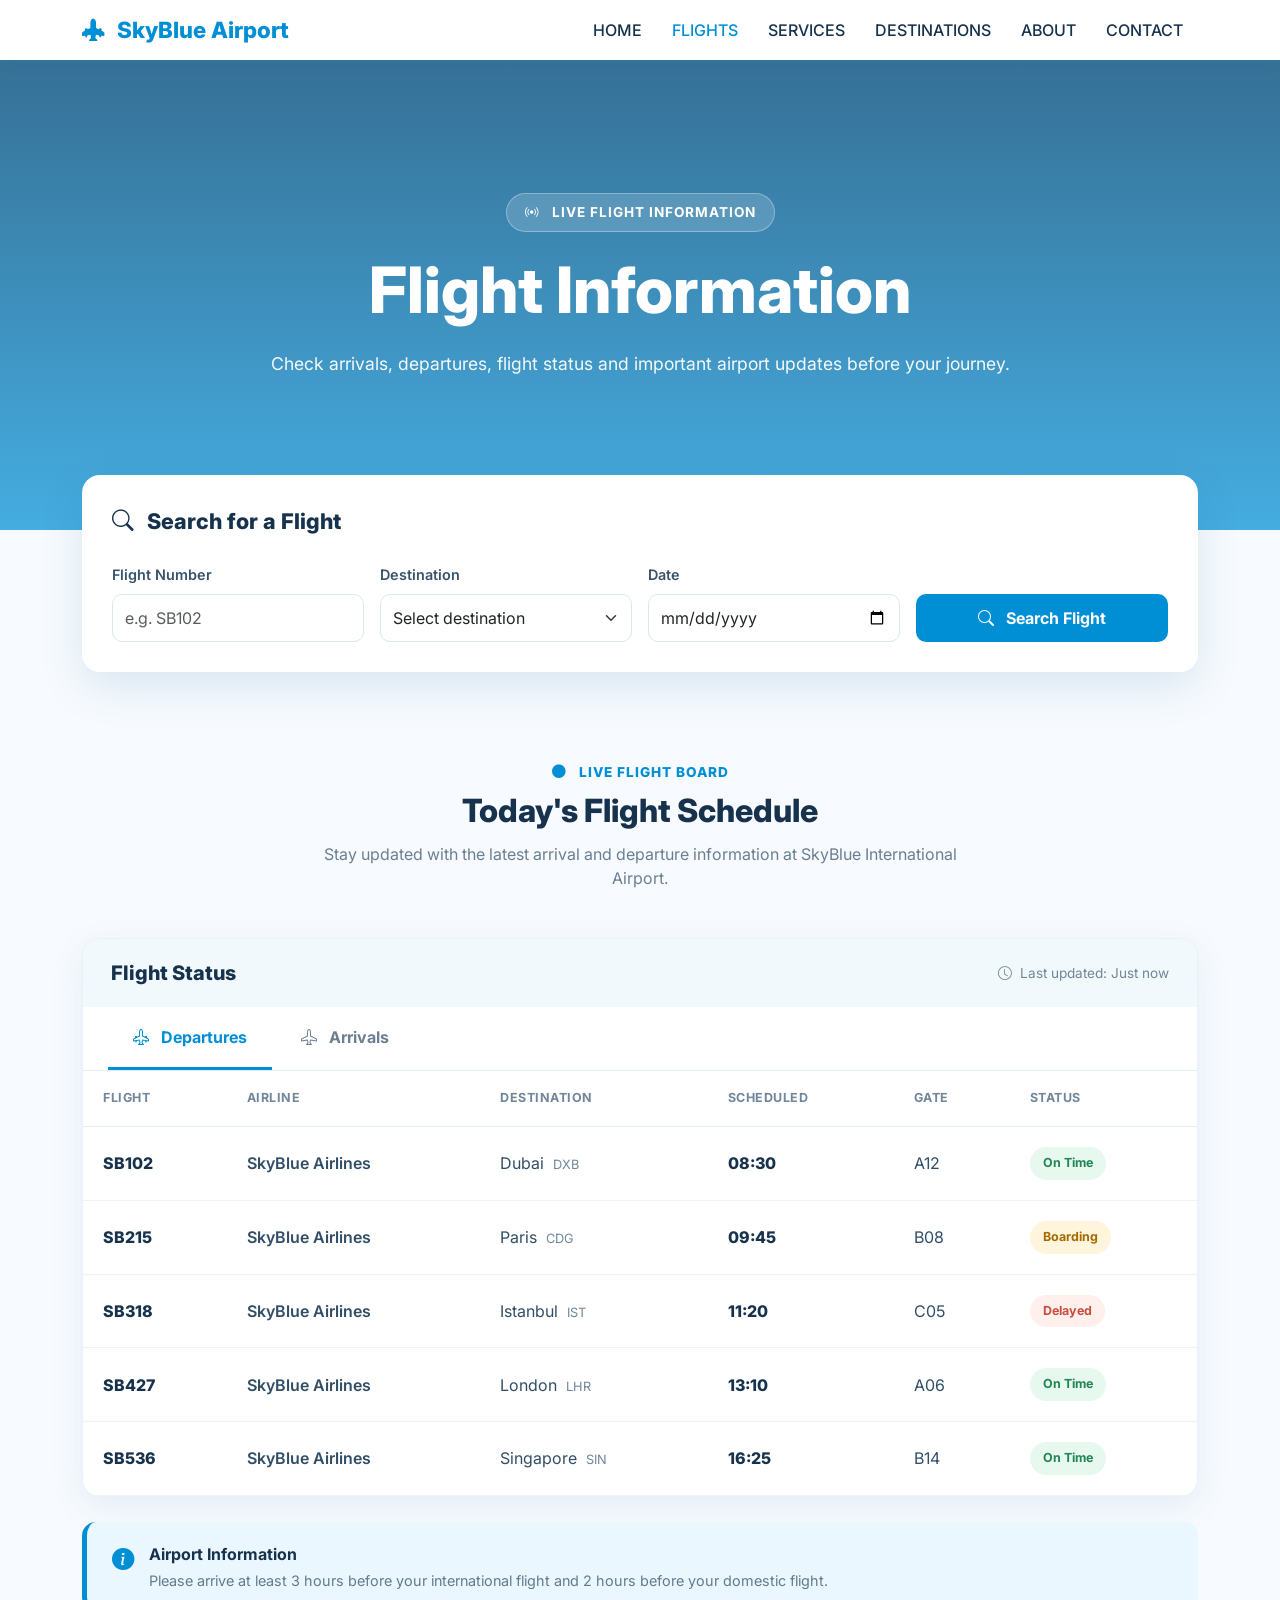
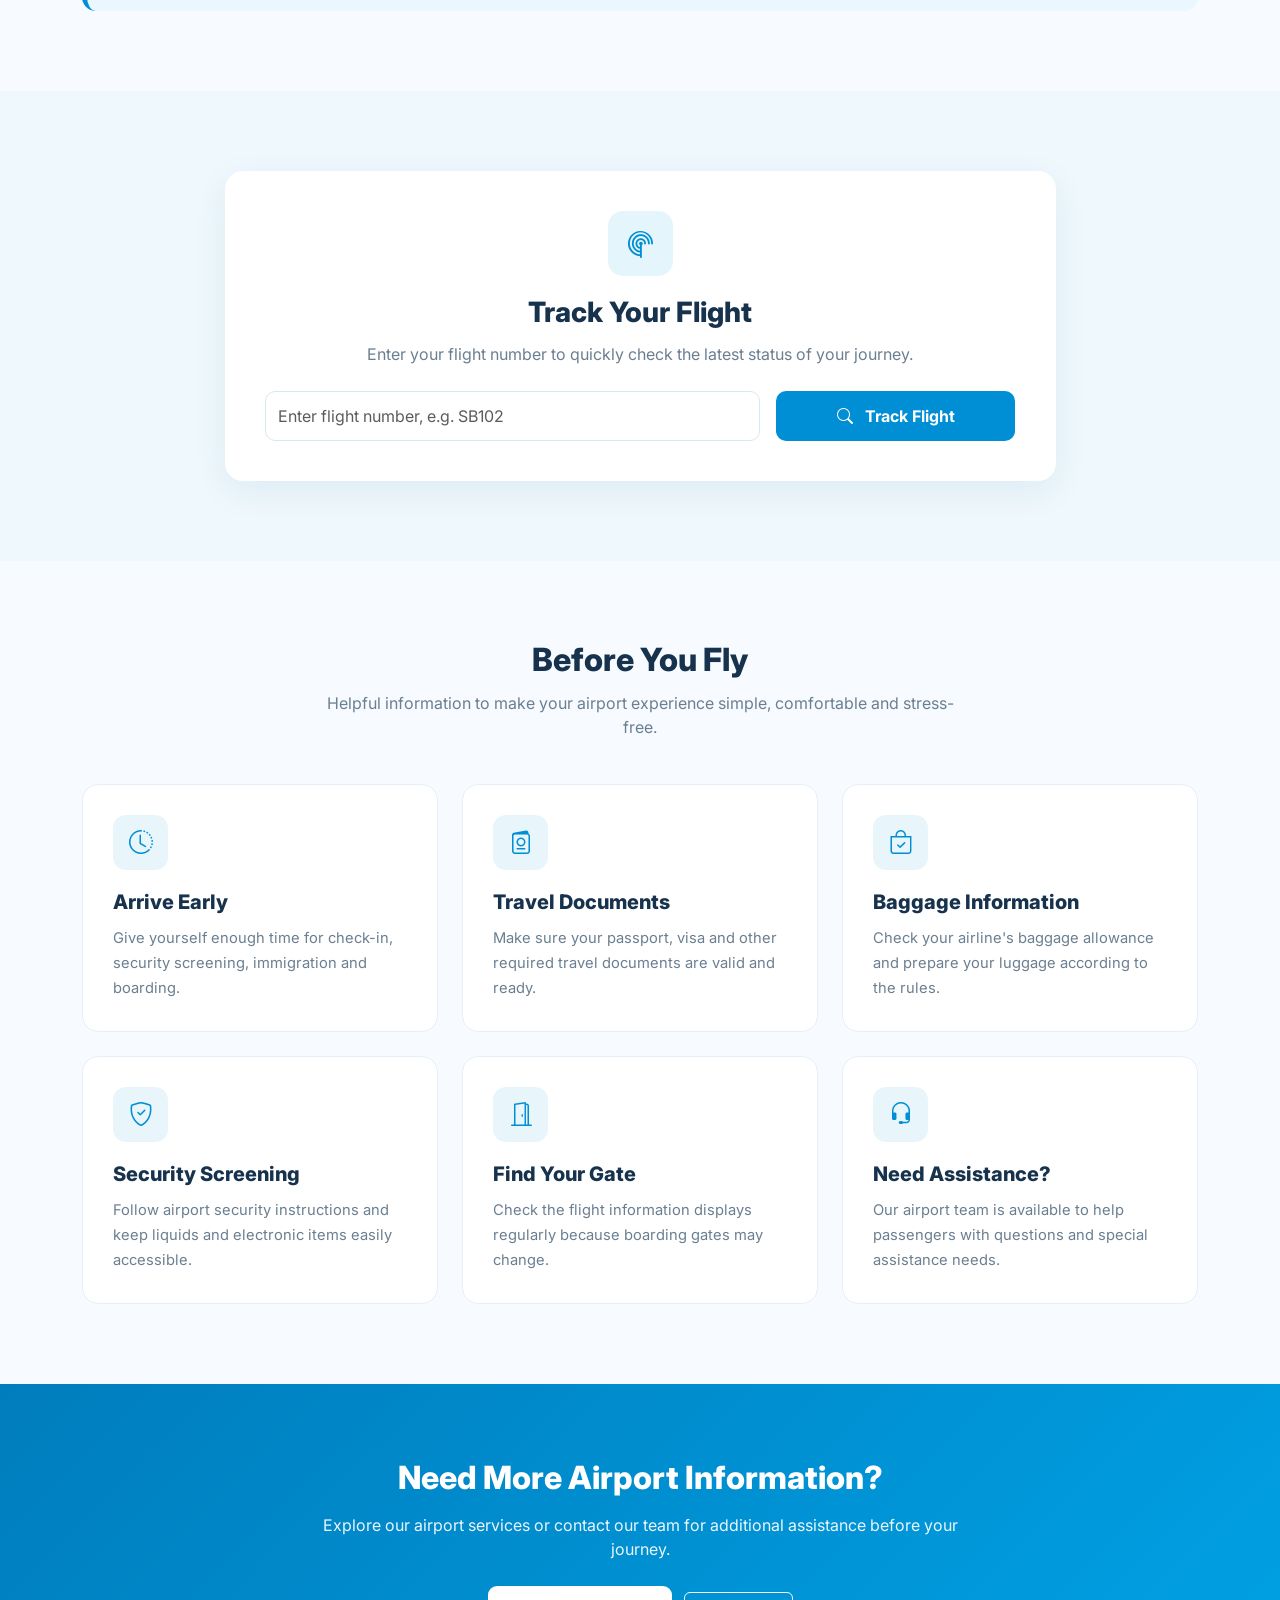
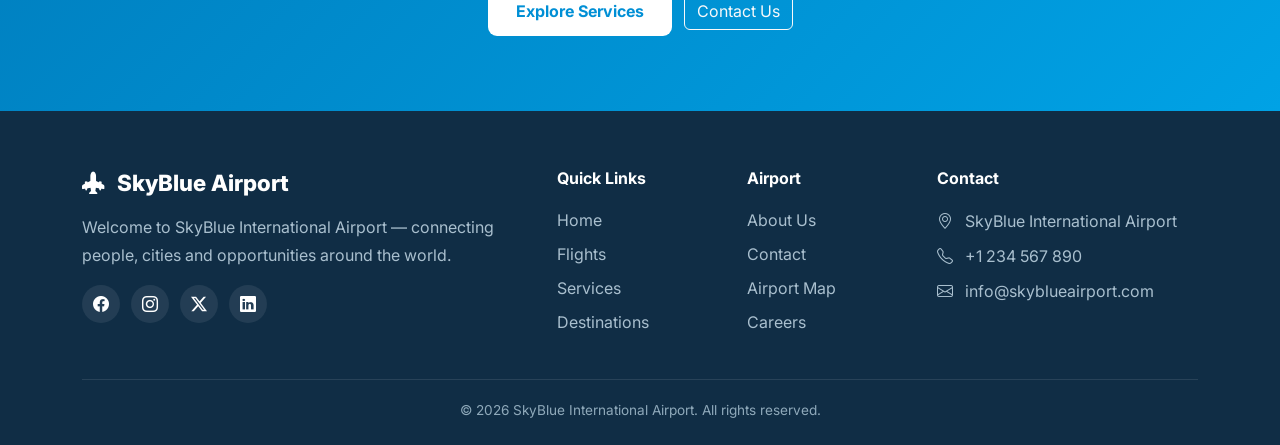
<file: flight.html>
<!DOCTYPE html>
<html lang="en">

<head>

    <meta charset="UTF-8">
    <meta name="viewport" content="width=device-width, initial-scale=1.0">

    <title>Flight Information | SkyBlue International Airport</title>

    <!-- Bootstrap 5 -->
    <link
        href="https://cdn.jsdelivr.net/npm/bootstrap@5.3.3/dist/css/bootstrap.min.css"
        rel="stylesheet">

    <!-- Bootstrap Icons -->
    <link
        href="https://cdn.jsdelivr.net/npm/bootstrap-icons@1.11.3/font/bootstrap-icons.css"
        rel="stylesheet">

    <!-- Google Font -->
    <link
        href="https://fonts.googleapis.com/css2?family=Inter:wght@400;500;600;700;800&display=swap"
        rel="stylesheet">


    <style>

        /* ================= GENERAL ================= */

        * {
            box-sizing: border-box;
        }

        body {
            margin: 0;
            font-family: 'Inter', sans-serif;
            background: #f7fbff;
            color: #17324d;
        }

        a {
            text-decoration: none;
        }

        .section-padding {
            padding: 80px 0;
        }

        .section-title {
            font-weight: 800;
            color: #17324d;
            margin-bottom: 12px;
        }

        .section-subtitle {
            color: #6b7f91;
            max-width: 650px;
            margin: 0 auto 45px;
        }


        /* ================= NAVBAR ================= */

        .navbar {
            background: #ffffff;
            box-shadow: 0 2px 15px rgba(0, 123, 255, 0.08);
        }

        .navbar-brand {
            color: #008fd5 !important;
            font-weight: 800;
            font-size: 1.4rem;
        }

        .nav-link {
            color: #17324d !important;
            font-weight: 500;
            margin: 0 7px;
        }

        .nav-link:hover,
        .nav-link.active {
            color: #008fd5 !important;
        }


        /* ================= HERO ================= */

        .flight-hero {
            min-height: 470px;
            background:
                linear-gradient(
                    rgba(0, 73, 120, 0.78),
                    rgba(0, 143, 213, 0.72)
                ),
                url("https://images.unsplash.com/photo-1436491865332-7a61a109cc05?auto=format&fit=crop&w=1800&q=85");

            background-size: cover;
            background-position: center;

            display: flex;
            align-items: center;
            text-align: center;

            color: white;
        }

        .hero-content {
            max-width: 850px;
            margin: auto;
        }

        .hero-badge {
            display: inline-block;
            padding: 8px 18px;
            border-radius: 50px;
            background: rgba(255, 255, 255, 0.16);
            border: 1px solid rgba(255, 255, 255, 0.3);
            font-size: 0.85rem;
            font-weight: 700;
            letter-spacing: 1px;
            margin-bottom: 20px;
        }

        .flight-hero h1 {
            font-size: clamp(2.5rem, 5vw, 4.2rem);
            font-weight: 800;
            margin-bottom: 20px;
        }

        .flight-hero p {
            font-size: 1.1rem;
            line-height: 1.8;
            opacity: 0.95;
        }


        /* ================= SEARCH PANEL ================= */

        .search-wrapper {
            margin-top: -55px;
            position: relative;
            z-index: 5;
        }

        .flight-search {
            background: white;
            border-radius: 18px;
            padding: 30px;
            box-shadow: 0 15px 45px rgba(0, 75, 120, 0.12);
        }

        .search-title {
            font-size: 1.35rem;
            font-weight: 800;
            color: #17324d;
            margin-bottom: 25px;
        }

        .form-label {
            font-weight: 600;
            color: #38546c;
            font-size: 0.9rem;
        }

        .form-control,
        .form-select {
            min-height: 48px;
            border: 1px solid #d9e7f1;
            border-radius: 10px;
        }

        .form-control:focus,
        .form-select:focus {
            border-color: #008fd5;
            box-shadow: 0 0 0 0.2rem rgba(0, 143, 213, 0.12);
        }

        .btn-search {
            background: #008fd5;
            color: white;
            border: none;
            min-height: 48px;
            border-radius: 10px;
            font-weight: 700;
            padding: 0 25px;
        }

        .btn-search:hover {
            background: #0078b5;
            color: white;
        }


        /* ================= FLIGHT BOARD ================= */

        .flight-board-section {
            padding: 90px 0 80px;
        }

        .live-badge {
            color: #008fd5;
            font-weight: 800;
            font-size: 0.85rem;
            letter-spacing: 1px;
            margin-bottom: 10px;
        }

        .board-container {
            background: white;
            border-radius: 18px;
            overflow: hidden;
            box-shadow: 0 10px 35px rgba(0, 70, 110, 0.08);
            border: 1px solid #e7f1f7;
        }

        .board-header {
            padding: 22px 28px;
            background: #f1f9fd;
            display: flex;
            justify-content: space-between;
            align-items: center;
            flex-wrap: wrap;
            gap: 15px;
        }

        .board-header h3 {
            margin: 0;
            font-size: 1.25rem;
            font-weight: 800;
        }

        .last-update {
            color: #71869a;
            font-size: 0.85rem;
        }


        /* ================= TABS ================= */

        .flight-tabs {
            border-bottom: 1px solid #e3edf4;
            padding: 0 25px;
        }

        .flight-tabs button {
            border: none;
            background: transparent;
            padding: 18px 25px;
            font-weight: 700;
            color: #6b7f91;
            border-bottom: 3px solid transparent;
        }

        .flight-tabs button.active {
            color: #008fd5;
            border-bottom-color: #008fd5;
        }


        /* ================= TABLE ================= */

        .table-responsive {
            overflow-x: auto;
        }

        .flight-table {
            margin: 0;
            min-width: 850px;
        }

        .flight-table thead th {
            background: #ffffff;
            color: #71869a;
            font-size: 0.78rem;
            text-transform: uppercase;
            letter-spacing: 0.5px;
            border-bottom: 1px solid #e7eef3;
            padding: 18px 20px;
            white-space: nowrap;
        }

        .flight-table tbody td {
            padding: 20px;
            vertical-align: middle;
            border-bottom: 1px solid #edf3f7;
            color: #314e66;
        }

        .flight-table tbody tr:hover {
            background: #f8fcff;
        }

        .flight-number {
            font-weight: 800;
            color: #17324d;
        }

        .airline {
            font-weight: 600;
        }

        .time {
            font-weight: 800;
            color: #17324d;
        }

        .airport-code {
            color: #71869a;
            font-size: 0.8rem;
            margin-left: 5px;
        }


        /* ================= STATUS ================= */

        .status {
            display: inline-block;
            padding: 7px 13px;
            border-radius: 50px;
            font-size: 0.78rem;
            font-weight: 700;
        }

        .status-ontime {
            background: #e7f8ef;
            color: #218653;
        }

        .status-boarding {
            background: #fff5dc;
            color: #a56b00;
        }

        .status-delayed {
            background: #fff0ee;
            color: #c84e3d;
        }

        .status-landed {
            background: #edf4ff;
            color: #3b6fb6;
        }


        /* ================= ALERT ================= */

        .airport-alert {
            margin-top: 25px;
            padding: 20px 25px;
            border-radius: 14px;
            background: #eaf7ff;
            border-left: 5px solid #008fd5;
            display: flex;
            gap: 15px;
            align-items: flex-start;
        }

        .airport-alert i {
            color: #008fd5;
            font-size: 1.4rem;
        }

        .airport-alert strong {
            display: block;
            margin-bottom: 4px;
            color: #17324d;
        }

        .airport-alert p {
            margin: 0;
            color: #637b8e;
            font-size: 0.9rem;
        }


        /* ================= TRACK FLIGHT ================= */

        .tracker-section {
            background: #eef8fd;
        }

        .tracker-card {
            background: white;
            border-radius: 18px;
            padding: 40px;
            box-shadow: 0 10px 35px rgba(0, 70, 110, 0.07);
        }

        .tracker-icon {
            width: 65px;
            height: 65px;
            display: flex;
            align-items: center;
            justify-content: center;
            background: #e4f5fc;
            color: #008fd5;
            border-radius: 15px;
            font-size: 1.8rem;
            margin-bottom: 20px;
        }

        .tracker-card h3 {
            font-weight: 800;
            margin-bottom: 12px;
        }

        .tracker-card p {
            color: #6b7f91;
            margin-bottom: 25px;
        }

        .track-input {
            min-height: 50px;
        }

        .btn-track {
            min-height: 50px;
            background: #008fd5;
            color: white;
            border: none;
            border-radius: 10px;
            padding: 0 25px;
            font-weight: 700;
        }

        .btn-track:hover {
            background: #0078b5;
            color: white;
        }


        /* ================= BEFORE YOU FLY ================= */

        .info-card {
            height: 100%;
            background: white;
            border-radius: 16px;
            padding: 30px;
            border: 1px solid #e5eff5;
            transition: 0.3s ease;
        }

        .info-card:hover {
            transform: translateY(-6px);
            box-shadow: 0 12px 30px rgba(0, 90, 130, 0.09);
        }

        .info-icon {
            width: 55px;
            height: 55px;
            border-radius: 13px;
            background: #e8f6fc;
            color: #008fd5;
            display: flex;
            align-items: center;
            justify-content: center;
            font-size: 1.5rem;
            margin-bottom: 20px;
        }

        .info-card h5 {
            font-weight: 800;
            margin-bottom: 12px;
        }

        .info-card p {
            color: #6b7f91;
            font-size: 0.92rem;
            line-height: 1.7;
            margin: 0;
        }


        /* ================= CTA ================= */

        .cta-section {
            background:
                linear-gradient(
                    135deg,
                    #007dbd,
                    #00a2e5
                );

            color: white;
            padding: 75px 0;
        }

        .cta-section h2 {
            font-weight: 800;
            margin-bottom: 15px;
        }

        .cta-section p {
            opacity: 0.92;
            max-width: 650px;
            margin: 0 auto 25px;
        }

        .btn-light-custom {
            background: white;
            color: #008fd5;
            border: none;
            padding: 13px 28px;
            border-radius: 9px;
            font-weight: 700;
        }

        .btn-light-custom:hover {
            background: #f2faff;
            color: #0078b5;
        }


        /* ================= FOOTER ================= */

        footer {
            background: #102d45;
            color: #d8e7f1;
            padding: 55px 0 25px;
        }

        .footer-brand {
            color: white;
            font-size: 1.4rem;
            font-weight: 800;
            margin-bottom: 15px;
            display: inline-block;
        }

        footer p {
            color: #a9bfce;
            line-height: 1.7;
        }

        .footer-title {
            color: white;
            font-weight: 700;
            margin-bottom: 18px;
        }

        .footer-links {
            list-style: none;
            padding: 0;
            margin: 0;
        }

        .footer-links li {
            margin-bottom: 10px;
        }

        .footer-links a {
            color: #a9bfce;
            transition: 0.2s;
        }

        .footer-links a:hover {
            color: white;
        }

        .social-icons a {
            width: 38px;
            height: 38px;
            border-radius: 50%;
            display: inline-flex;
            align-items: center;
            justify-content: center;
            background: rgba(255, 255, 255, 0.08);
            color: white;
            margin-right: 7px;
            transition: 0.2s;
        }

        .social-icons a:hover {
            background: #008fd5;
        }

        .footer-bottom {
            border-top: 1px solid rgba(255, 255, 255, 0.1);
            margin-top: 35px;
            padding-top: 20px;
            text-align: center;
            color: #8fa9ba;
            font-size: 0.85rem;
        }


        /* ================= RESPONSIVE ================= */

        @media (max-width: 768px) {

            .section-padding {
                padding: 60px 0;
            }

            .flight-hero {
                min-height: 420px;
            }

            .flight-search {
                padding: 22px;
            }

            .search-wrapper {
                margin-top: -35px;
            }

            .tracker-card {
                padding: 28px;
            }

            .board-header {
                padding: 20px;
            }

            .flight-tabs {
                padding: 0 10px;
            }

            .flight-tabs button {
                padding: 15px;
            }

        }

    </style>

</head>


<body>


    <!-- ================= NAVBAR ================= -->

    <nav class="navbar navbar-expand-lg sticky-top">

        <div class="container">

            <a class="navbar-brand" href="index.html">
                <i class="bi bi-airplane-engines-fill me-2"></i>
                SkyBlue Airport
            </a>

            <button
                class="navbar-toggler"
                type="button"
                data-bs-toggle="collapse"
                data-bs-target="#navbarNav"
                aria-controls="navbarNav"
                aria-expanded="false"
                aria-label="Toggle navigation">

                <span class="navbar-toggler-icon"></span>

            </button>

            <div class="collapse navbar-collapse" id="navbarNav">

                <ul class="navbar-nav ms-auto align-items-lg-center">

                    <li class="nav-item">
                        <a class="nav-link" href="index.html">
                            HOME
                        </a>
                    </li>

                    <li class="nav-item">
                        <a class="nav-link active" href="flights.html">
                            FLIGHTS
                        </a>
                    </li>

                    <li class="nav-item">
                        <a class="nav-link" href="services.html">
                            SERVICES
                        </a>
                    </li>

                    <li class="nav-item">
                        <a class="nav-link" href="destinations.html">
                            DESTINATIONS
                        </a>
                    </li>

                    <li class="nav-item">
                        <a class="nav-link" href="about.html">
                            ABOUT
                        </a>
                    </li>

                    <li class="nav-item">
                        <a class="nav-link" href="contact.html">
                            CONTACT
                        </a>
                    </li>

                </ul>

            </div>

        </div>

    </nav>


    <!-- ================= HERO ================= -->

    <section class="flight-hero">

        <div class="container">

            <div class="hero-content">

                <span class="hero-badge">
                    <i class="bi bi-broadcast me-2"></i>
                    LIVE FLIGHT INFORMATION
                </span>

                <h1>
                    Flight Information
                </h1>

                <p>
                    Check arrivals, departures, flight status and
                    important airport updates before your journey.
                </p>

            </div>

        </div>

    </section>


    <!-- ================= FLIGHT SEARCH ================= -->

    <section class="search-wrapper">

        <div class="container">

            <div class="flight-search">

                <div class="search-title">
                    <i class="bi bi-search me-2"></i>
                    Search for a Flight
                </div>

                <form id="flightSearchForm">

                    <div class="row g-3 align-items-end">

                        <div class="col-lg-3 col-md-6">

                            <label class="form-label">
                                Flight Number
                            </label>

                            <input
                                type="text"
                                id="flightNumber"
                                class="form-control"
                                placeholder="e.g. SB102">

                        </div>


                        <div class="col-lg-3 col-md-6">

                            <label class="form-label">
                                Destination
                            </label>

                            <select
                                class="form-select"
                                id="destination">

                                <option value="">
                                    Select destination
                                </option>

                                <option>Dubai</option>
                                <option>Paris</option>
                                <option>Istanbul</option>
                                <option>London</option>
                                <option>Singapore</option>
                                <option>New York</option>

                            </select>

                        </div>


                        <div class="col-lg-3 col-md-6">

                            <label class="form-label">
                                Date
                            </label>

                            <input
                                type="date"
                                id="flightDate"
                                class="form-control">

                        </div>


                        <div class="col-lg-3 col-md-6">

                            <button
                                type="submit"
                                class="btn btn-search w-100">

                                <i class="bi bi-search me-2"></i>
                                Search Flight

                            </button>

                        </div>

                    </div>

                </form>

            </div>

        </div>

    </section>


    <!-- ================= FLIGHT BOARD ================= -->

    <section class="flight-board-section">

        <div class="container">

            <div class="text-center mb-5">

                <div class="live-badge">
                    <i class="bi bi-circle-fill me-2"></i>
                    LIVE FLIGHT BOARD
                </div>

                <h2 class="section-title">
                    Today's Flight Schedule
                </h2>

                <p class="section-subtitle">
                    Stay updated with the latest arrival and departure
                    information at SkyBlue International Airport.
                </p>

            </div>


            <div class="board-container">

                <!-- Board Header -->

                <div class="board-header">

                    <h3>
                        Flight Status
                    </h3>

                    <div class="last-update">
                        <i class="bi bi-clock me-1"></i>
                        Last updated: Just now
                    </div>

                </div>


                <!-- Tabs -->

                <div class="flight-tabs">

                    <button
                        class="active"
                        onclick="showFlights('departures', this)">

                        <i class="bi bi-airplane-engines me-2"></i>
                        Departures

                    </button>

                    <button
                        onclick="showFlights('arrivals', this)">

                        <i class="bi bi-airplane me-2"></i>
                        Arrivals

                    </button>

                </div>


                <!-- Flight Table -->

                <div class="table-responsive">

                    <table class="table flight-table">

                        <thead>

                            <tr>

                                <th>
                                    Flight
                                </th>

                                <th>
                                    Airline
                                </th>

                                <th>
                                    Destination
                                </th>

                                <th>
                                    Scheduled
                                </th>

                                <th>
                                    Gate
                                </th>

                                <th>
                                    Status
                                </th>

                            </tr>

                        </thead>


                        <tbody id="flightTableBody">

                            <tr>

                                <td>
                                    <span class="flight-number">
                                        SB102
                                    </span>
                                </td>

                                <td>
                                    <span class="airline">
                                        SkyBlue Airlines
                                    </span>
                                </td>

                                <td>
                                    Dubai
                                    <span class="airport-code">
                                        DXB
                                    </span>
                                </td>

                                <td>
                                    <span class="time">
                                        08:30
                                    </span>
                                </td>

                                <td>
                                    A12
                                </td>

                                <td>
                                    <span class="status status-ontime">
                                        On Time
                                    </span>
                                </td>

                            </tr>


                            <tr>

                                <td>
                                    <span class="flight-number">
                                        SB215
                                    </span>
                                </td>

                                <td>
                                    <span class="airline">
                                        SkyBlue Airlines
                                    </span>
                                </td>

                                <td>
                                    Paris
                                    <span class="airport-code">
                                        CDG
                                    </span>
                                </td>

                                <td>
                                    <span class="time">
                                        09:45
                                    </span>
                                </td>

                                <td>
                                    B08
                                </td>

                                <td>
                                    <span class="status status-boarding">
                                        Boarding
                                    </span>
                                </td>

                            </tr>


                            <tr>

                                <td>
                                    <span class="flight-number">
                                        SB318
                                    </span>
                                </td>

                                <td>
                                    <span class="airline">
                                        SkyBlue Airlines
                                    </span>
                                </td>

                                <td>
                                    Istanbul
                                    <span class="airport-code">
                                        IST
                                    </span>
                                </td>

                                <td>
                                    <span class="time">
                                        11:20
                                    </span>
                                </td>

                                <td>
                                    C05
                                </td>

                                <td>
                                    <span class="status status-delayed">
                                        Delayed
                                    </span>
                                </td>

                            </tr>


                            <tr>

                                <td>
                                    <span class="flight-number">
                                        SB427
                                    </span>
                                </td>

                                <td>
                                    <span class="airline">
                                        SkyBlue Airlines
                                    </span>
                                </td>

                                <td>
                                    London
                                    <span class="airport-code">
                                        LHR
                                    </span>
                                </td>

                                <td>
                                    <span class="time">
                                        13:10
                                    </span>
                                </td>

                                <td>
                                    A06
                                </td>

                                <td>
                                    <span class="status status-ontime">
                                        On Time
                                    </span>
                                </td>

                            </tr>


                            <tr>

                                <td>
                                    <span class="flight-number">
                                        SB536
                                    </span>
                                </td>

                                <td>
                                    <span class="airline">
                                        SkyBlue Airlines
                                    </span>
                                </td>

                                <td>
                                    Singapore
                                    <span class="airport-code">
                                        SIN
                                    </span>
                                </td>

                                <td>
                                    <span class="time">
                                        16:25
                                    </span>
                                </td>

                                <td>
                                    B14
                                </td>

                                <td>
                                    <span class="status status-ontime">
                                        On Time
                                    </span>
                                </td>

                            </tr>

                        </tbody>

                    </table>

                </div>

            </div>


            <!-- Airport Alert -->

            <div class="airport-alert">

                <i class="bi bi-info-circle-fill"></i>

                <div>

                    <strong>
                        Airport Information
                    </strong>

                    <p>
                        Please arrive at least 3 hours before your
                        international flight and 2 hours before your
                        domestic flight.
                    </p>

                </div>

            </div>

        </div>

    </section>


    <!-- ================= TRACK FLIGHT ================= -->

    <section class="section-padding tracker-section">

        <div class="container">

            <div class="row justify-content-center">

                <div class="col-lg-9">

                    <div class="tracker-card text-center">

                        <div class="tracker-icon mx-auto">

                            <i class="bi bi-radar"></i>

                        </div>

                        <h3>
                            Track Your Flight
                        </h3>

                        <p>
                            Enter your flight number to quickly check
                            the latest status of your journey.
                        </p>


                        <form id="trackForm">

                            <div class="row g-3">

                                <div class="col-md-8">

                                    <input
                                        type="text"
                                        id="trackNumber"
                                        class="form-control track-input"
                                        placeholder="Enter flight number, e.g. SB102"
                                        required>

                                </div>

                                <div class="col-md-4">

                                    <button
                                        type="submit"
                                        class="btn btn-track w-100">

                                        <i class="bi bi-search me-2"></i>
                                        Track Flight

                                    </button>

                                </div>

                            </div>

                        </form>


                        <div
                            id="trackResult"
                            class="mt-4"
                            style="display:none;">

                        </div>

                    </div>

                </div>

            </div>

        </div>

    </section>


    <!-- ================= BEFORE YOU FLY ================= -->

    <section class="section-padding">

        <div class="container">

            <div class="text-center">

                <h2 class="section-title">
                    Before You Fly
                </h2>

                <p class="section-subtitle">
                    Helpful information to make your airport experience
                    simple, comfortable and stress-free.
                </p>

            </div>


            <div class="row g-4">


                <!-- Card 1 -->

                <div class="col-lg-4 col-md-6">

                    <div class="info-card">

                        <div class="info-icon">

                            <i class="bi bi-clock-history"></i>

                        </div>

                        <h5>
                            Arrive Early
                        </h5>

                        <p>
                            Give yourself enough time for check-in,
                            security screening, immigration and boarding.
                        </p>

                    </div>

                </div>


                <!-- Card 2 -->

                <div class="col-lg-4 col-md-6">

                    <div class="info-card">

                        <div class="info-icon">

                            <i class="bi bi-passport"></i>

                        </div>

                        <h5>
                            Travel Documents
                        </h5>

                        <p>
                            Make sure your passport, visa and other
                            required travel documents are valid and ready.
                        </p>

                    </div>

                </div>


                <!-- Card 3 -->

                <div class="col-lg-4 col-md-6">

                    <div class="info-card">

                        <div class="info-icon">

                            <i class="bi bi-bag-check"></i>

                        </div>

                        <h5>
                            Baggage Information
                        </h5>

                        <p>
                            Check your airline's baggage allowance and
                            prepare your luggage according to the rules.
                        </p>

                    </div>

                </div>


                <!-- Card 4 -->

                <div class="col-lg-4 col-md-6">

                    <div class="info-card">

                        <div class="info-icon">

                            <i class="bi bi-shield-check"></i>

                        </div>

                        <h5>
                            Security Screening
                        </h5>

                        <p>
                            Follow airport security instructions and keep
                            liquids and electronic items easily accessible.
                        </p>

                    </div>

                </div>


                <!-- Card 5 -->

                <div class="col-lg-4 col-md-6">

                    <div class="info-card">

                        <div class="info-icon">

                            <i class="bi bi-door-open"></i>

                        </div>

                        <h5>
                            Find Your Gate
                        </h5>

                        <p>
                            Check the flight information displays regularly
                            because boarding gates may change.
                        </p>

                    </div>

                </div>


                <!-- Card 6 -->

                <div class="col-lg-4 col-md-6">

                    <div class="info-card">

                        <div class="info-icon">

                            <i class="bi bi-headset"></i>

                        </div>

                        <h5>
                            Need Assistance?
                        </h5>

                        <p>
                            Our airport team is available to help passengers
                            with questions and special assistance needs.
                        </p>

                    </div>

                </div>

            </div>

        </div>

    </section>


    <!-- ================= CTA ================= -->

    <section class="cta-section">

        <div class="container text-center">

            <h2>
                Need More Airport Information?
            </h2>

            <p>
                Explore our airport services or contact our team
                for additional assistance before your journey.
            </p>

            <a
                href="services.html"
                class="btn btn-light-custom me-2">

                Explore Services

            </a>

            <a
                href="contact.html"
                class="btn btn-outline-light">

                Contact Us

            </a>

        </div>

    </section>


    <!-- ================= FOOTER ================= -->

    <footer>

        <div class="container">

            <div class="row g-4">


                <!-- Brand -->

                <div class="col-lg-5">

                    <a
                        href="index.html"
                        class="footer-brand">

                        <i class="bi bi-airplane-engines-fill me-2"></i>
                        SkyBlue Airport

                    </a>

                    <p>
                        Welcome to SkyBlue International Airport —
                        connecting people, cities and opportunities
                        around the world.
                    </p>


                    <div class="social-icons">

                        <a href="#">
                            <i class="bi bi-facebook"></i>
                        </a>

                        <a href="#">
                            <i class="bi bi-instagram"></i>
                        </a>

                        <a href="#">
                            <i class="bi bi-twitter-x"></i>
                        </a>

                        <a href="#">
                            <i class="bi bi-linkedin"></i>
                        </a>

                    </div>

                </div>


                <!-- Quick Links -->

                <div class="col-lg-2 col-md-4">

                    <div class="footer-title">
                        Quick Links
                    </div>

                    <ul class="footer-links">

                        <li>
                            <a href="index.html">
                                Home
                            </a>
                        </li>

                        <li>
                            <a href="flights.html">
                                Flights
                            </a>
                        </li>

                        <li>
                            <a href="services.html">
                                Services
                            </a>
                        </li>

                        <li>
                            <a href="destinations.html">
                                Destinations
                            </a>
                        </li>

                    </ul>

                </div>


                <!-- Airport -->

                <div class="col-lg-2 col-md-4">

                    <div class="footer-title">
                        Airport
                    </div>

                    <ul class="footer-links">

                        <li>
                            <a href="about.html">
                                About Us
                            </a>
                        </li>

                        <li>
                            <a href="contact.html">
                                Contact
                            </a>
                        </li>

                        <li>
                            <a href="#">
                                Airport Map
                            </a>
                        </li>

                        <li>
                            <a href="#">
                                Careers
                            </a>
                        </li>

                    </ul>

                </div>


                <!-- Contact -->

                <div class="col-lg-3 col-md-4">

                    <div class="footer-title">
                        Contact
                    </div>

                    <p class="mb-2">
                        <i class="bi bi-geo-alt me-2"></i>
                        SkyBlue International Airport
                    </p>

                    <p class="mb-2">
                        <i class="bi bi-telephone me-2"></i>
                        +1 234 567 890
                    </p>

                    <p class="mb-0">
                        <i class="bi bi-envelope me-2"></i>
                        info@skyblueairport.com
                    </p>

                </div>

            </div>


            <div class="footer-bottom">

                © 2026 SkyBlue International Airport.
                All rights reserved.

            </div>

        </div>

    </footer>


    <!-- ================= BOOTSTRAP JS ================= -->

    <script
        src="https://cdn.jsdelivr.net/npm/bootstrap@5.3.3/dist/js/bootstrap.bundle.min.js">
    </script>


    <!-- ================= JAVASCRIPT ================= -->

    <script>

        /* ================= FLIGHT DATA ================= */

        const departures = [

            {
                flight: "SB102",
                airline: "SkyBlue Airlines",
                destination: "Dubai",
                code: "DXB",
                time: "08:30",
                gate: "A12",
                status: "On Time",
                statusClass: "status-ontime"
            },

            {
                flight: "SB215",
                airline: "SkyBlue Airlines",
                destination: "Paris",
                code: "CDG",
                time: "09:45",
                gate: "B08",
                status: "Boarding",
                statusClass: "status-boarding"
            },

            {
                flight: "SB318",
                airline: "SkyBlue Airlines",
                destination: "Istanbul",
                code: "IST",
                time: "11:20",
                gate: "C05",
                status: "Delayed",
                statusClass: "status-delayed"
            },

            {
                flight: "SB427",
                airline: "SkyBlue Airlines",
                destination: "London",
                code: "LHR",
                time: "13:10",
                gate: "A06",
                status: "On Time",
                statusClass: "status-ontime"
            },

            {
                flight: "SB536",
                airline: "SkyBlue Airlines",
                destination: "Singapore",
                code: "SIN",
                time: "16:25",
                gate: "B14",
                status: "On Time",
                statusClass: "status-ontime"
            }

        ];


        const arrivals = [

            {
                flight: "SB101",
                airline: "SkyBlue Airlines",
                destination: "Baku",
                code: "GYD",
                time: "08:10",
                gate: "A03",
                status: "Landed",
                statusClass: "status-landed"
            },

            {
                flight: "SB214",
                airline: "SkyBlue Airlines",
                destination: "Paris",
                code: "CDG",
                time: "10:25",
                gate: "B04",
                status: "Landed",
                statusClass: "status-landed"
            },

            {
                flight: "SB317",
                airline: "SkyBlue Airlines",
                destination: "Istanbul",
                code: "IST",
                time: "12:40",
                gate: "C02",
                status: "On Time",
                statusClass: "status-ontime"
            },

            {
                flight: "SB426",
                airline: "SkyBlue Airlines",
                destination: "London",
                code: "LHR",
                time: "14:15",
                gate: "A09",
                status: "Delayed",
                statusClass: "status-delayed"
            },

            {
                flight: "SB535",
                airline: "SkyBlue Airlines",
                destination: "Singapore",
                code: "SIN",
                time: "17:30",
                gate: "B11",
                status: "On Time",
                statusClass: "status-ontime"
            }

        ];


        /* ================= SHOW FLIGHTS ================= */

        function showFlights(type, button) {

            const tableBody =
                document.getElementById("flightTableBody");

            const buttons =
                document.querySelectorAll(".flight-tabs button");

            buttons.forEach(btn => {
                btn.classList.remove("active");
            });

            button.classList.add("active");

            const data =
                type === "departures"
                ? departures
                : arrivals;


            tableBody.innerHTML = "";


            data.forEach(flight => {

                tableBody.innerHTML += `

                    <tr>

                        <td>
                            <span class="flight-number">
                                ${flight.flight}
                            </span>
                        </td>

                        <td>
                            <span class="airline">
                                ${flight.airline}
                            </span>
                        </td>

                        <td>
                            ${flight.destination}
                            <span class="airport-code">
                                ${flight.code}
                            </span>
                        </td>

                        <td>
                            <span class="time">
                                ${flight.time}
                            </span>
                        </td>

                        <td>
                            ${flight.gate}
                        </td>

                        <td>
                            <span class="status ${flight.statusClass}">
                                ${flight.status}
                            </span>
                        </td>

                    </tr>

                `;

            });

        }


        /* ================= SEARCH FLIGHT ================= */

        document
            .getElementById("flightSearchForm")
            .addEventListener("submit", function(event) {

                event.preventDefault();

                const flightNumber =
                    document
                        .getElementById("flightNumber")
                        .value
                        .trim()
                        .toUpperCase();

                const destination =
                    document
                        .getElementById("destination")
                        .value;


                if (!flightNumber && !destination) {

                    alert(
                        "Please enter a flight number or select a destination."
                    );

                    return;

                }


                const allFlights =
                    [...departures, ...arrivals];


                const result =
                    allFlights.find(flight => {

                        const numberMatch =
                            !flightNumber ||
                            flight.flight === flightNumber;

                        const destinationMatch =
                            !destination ||
                            flight.destination === destination;

                        return numberMatch && destinationMatch;

                    });


                if (result) {

                    alert(
                        `Flight ${result.flight} to ${result.destination} is ${result.status}.`
                    );

                } else {

                    alert(
                        "No matching flight was found. Please check your information."
                    );

                }

            });


        /* ================= TRACK FLIGHT ================= */

        document
            .getElementById("trackForm")
            .addEventListener("submit", function(event) {

                event.preventDefault();


                const number =
                    document
                        .getElementById("trackNumber")
                        .value
                        .trim()
                        .toUpperCase();


                const resultBox =
                    document.getElementById("trackResult");


                const allFlights =
                    [...departures, ...arrivals];


                const flight =
                    allFlights.find(item =>
                        item.flight === number
                    );


                resultBox.style.display = "block";


                if (flight) {

                    resultBox.innerHTML = `

                        <div class="airport-alert text-start">

                            <i class="bi bi-check-circle-fill"></i>

                            <div>

                                <strong>
                                    Flight ${flight.flight} Found
                                </strong>

                                <p>
                                    ${flight.airline} —
                                    ${flight.destination}
                                    (${flight.code}) —
                                    Scheduled at ${flight.time} —
                                    Gate ${flight.gate} —
                                    Status: ${flight.status}
                                </p>

                            </div>

                        </div>

                    `;

                } else {

                    resultBox.innerHTML = `

                        <div class="airport-alert text-start">

                            <i class="bi bi-exclamation-circle-fill"></i>

                            <div>

                                <strong>
                                    Flight Not Found
                                </strong>

                                <p>
                                    We couldn't find a flight with
                                    number ${number}. Please check
                                    the flight number and try again.
                                </p>

                            </div>

                        </div>

                    `;

                }

            });

    </script>


</body>

</html>
</file>
